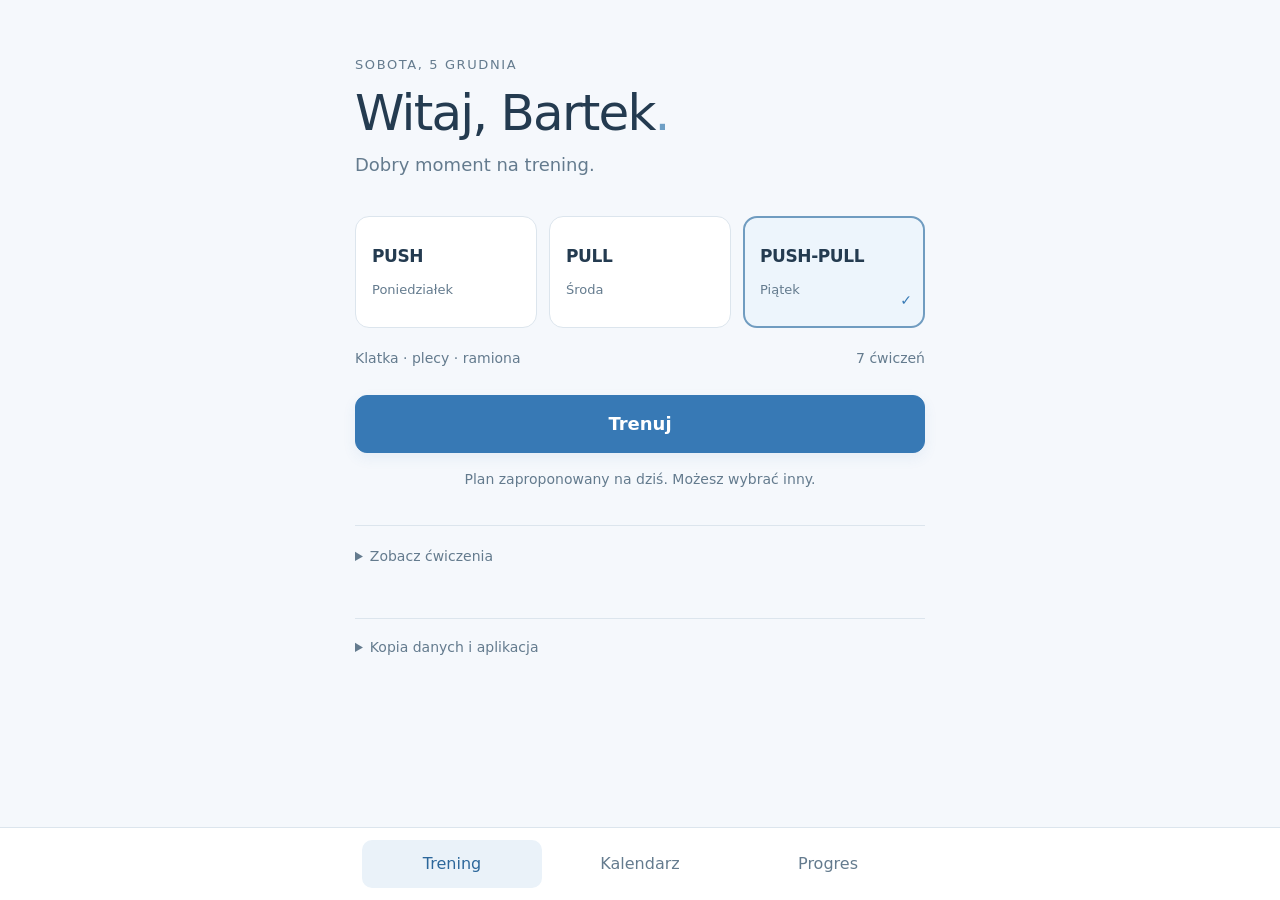
<file: index.html>
<!doctype html><html lang="pl"><head><meta charset="utf-8"><meta name="viewport" content="width=device-width,initial-scale=1,viewport-fit=cover"><meta name="theme-color" content="#f5f8fc"><meta name="description" content="Twój plan PUSH / PULL. Zapisuj serie, ciężary i obserwuj progres."><title>Trening Bartka</title><link rel="icon" href="./favicon.svg"><link rel="stylesheet" href="./style.css"><script src="./progress-engine.js" defer></script><script src="./app.js" defer></script><link rel="apple-touch-icon" href="./icon-192.png"><meta name="apple-mobile-web-app-capable" content="yes"><meta name="apple-mobile-web-app-status-bar-style" content="default"><link rel="manifest" href="./manifest.webmanifest"></head><body><div id="splash" aria-label="Wczytywanie aplikacji"><img src="./icon-192.png" alt="" width="76" height="76"><span>Twój trening</span><div class="loading-line"></div></div><main id="app"><p>Wczytywanie Twoich treningów…</p></main><nav aria-label="Nawigacja główna"><button data-view="home">Trening</button><button data-view="calendar">Kalendarz</button><button data-view="progress">Progres</button></nav><div id="toast" role="status" aria-live="polite"></div></body></html>
</file>
<file: style.css>
:root{color-scheme:dark;--bg:#131510;--panel:#1e211a;--line:#363b2f;--text:#f2f4ed;--muted:#a9b19e;--lime:#c8fa65;--danger:#ffad9a}*{box-sizing:border-box}body{margin:0;background:var(--bg);color:var(--text);font:16px/1.5 system-ui,-apple-system,sans-serif}button,input,select{font:inherit}button,a,input,select{-webkit-tap-highlight-color:transparent}button{cursor:pointer;border:1px solid var(--line);background:var(--panel);color:var(--text);border-radius:10px;padding:12px 16px;min-height:48px}button:hover{border-color:var(--lime)}button:disabled{opacity:.5;cursor:wait}button:focus-visible,a:focus-visible,input:focus-visible,select:focus-visible{outline:2px solid var(--lime);outline-offset:4px}header{max-width:1100px;margin:auto;padding:26px 28px;border-bottom:1px solid var(--line);display:flex;justify-content:space-between;align-items:center}.brand{color:var(--text);text-decoration:none;font-weight:800;letter-spacing:-1px;font-size:26px;display:flex;align-items:center;gap:10px}.mark{color:var(--bg);background:var(--lime);width:34px;text-align:center;border-radius:6px}.brand-sub,.private{font-size:12px;letter-spacing:1.5px;color:var(--muted);font-weight:500}.brand-sub{margin-left:16px}main{max-width:1044px;margin:36px auto;padding:0 0 120px}h1{font-size:clamp(32px,5vw,48px);line-height:1.12;letter-spacing:-1.8px;margin:8px 0 26px}h2{font-size:23px;letter-spacing:-.6px;margin:0 0 14px}h3{font-size:18px;margin:0}.eyebrow{color:var(--muted);font-size:13px;letter-spacing:1.6px;text-transform:uppercase}.muted{color:var(--muted)}.small{font-size:14px}.layout{display:grid;grid-template-columns:1.25fr 1fr;gap:32px}.panel{background:var(--panel);padding:24px;border:1px solid var(--line);border-radius:16px}.feature{border-top:3px solid var(--lime)}.feature h2{font-size:clamp(36px,6vw,60px);letter-spacing:-2px;margin:20px 0 4px}.row{display:flex;align-items:center;justify-content:space-between;gap:12px}.chip{font-size:12px;padding:5px 9px;border-radius:5px;background:var(--lime);color:var(--bg);font-weight:650}.primary{background:var(--lime);color:var(--bg);border-color:var(--lime);font-weight:700}.wide{width:100%;margin-top:18px}.segments{display:flex;gap:6px;margin-top:22px}.segments button{flex:1;font-size:14px;padding:10px 4px;white-space:nowrap}.segments button.selected{border-color:var(--lime);color:var(--lime);background:#2c3620}.exercise-preview{padding:16px 0;border-bottom:1px solid var(--line);display:flex;align-items:center;gap:16px}.exercise-preview .number{color:var(--muted);font:14px ui-monospace,monospace}.exercise-preview span:last-child{margin-left:auto;white-space:nowrap;color:var(--muted);font-size:14px}.stats{display:grid;grid-template-columns:repeat(3,1fr);margin:26px 0;gap:16px}.stat{border-left:1px solid var(--line);padding-left:18px}.stat strong{display:block;font-size:28px;font-weight:600}.stat span{font-size:13px;color:var(--muted)}.section-head{margin:28px 0 14px}.week{display:grid;grid-template-columns:repeat(7,1fr);gap:6px;margin:24px 0}.weekday{text-align:center;font-size:12px;color:var(--muted)}.week b{display:block;color:var(--text);font-size:16px;margin-top:9px;padding:10px 2px;border-radius:8px;border:1px solid var(--line)}.week .today b{border-color:var(--lime);color:var(--lime)}.week .trained b{background:var(--lime);color:var(--bg)}nav{position:fixed;bottom:0;left:0;right:0;display:flex;justify-content:center;gap:8px;padding:12px 16px max(12px,env(safe-area-inset-bottom));background:#191c16f5;border-top:1px solid var(--line);backdrop-filter:blur(15px);z-index:5}nav button{width:180px;border:0;background:transparent;color:var(--muted)}nav button.active{background:#303b22;color:var(--lime)}.empty{padding:25px 0;color:var(--muted)}.history-item{width:100%;text-align:left;display:flex;align-items:center;justify-content:space-between;margin:8px 0}.history-item strong{display:block}.training-top{position:sticky;top:0;z-index:3;background:var(--bg);padding:12px 0;border-bottom:1px solid var(--line);margin-bottom:20px}.training-top h1{font-size:30px;margin:0}.training{max-width:720px;margin:auto}.exercise{margin-bottom:16px}.exercise header{padding:0 0 12px;border:0;align-items:start}.exercise .previous{font-size:14px;color:var(--muted);margin:4px 0 16px}.set{display:grid;grid-template-columns:34px minmax(0,1fr) minmax(0,1fr) 48px;gap:10px;align-items:center;margin:10px 0}.set-label{font-size:12px;color:var(--muted)}input,select{background:var(--bg);color:var(--text);border:1px solid #565f4b;border-radius:8px;padding:12px;min-height:48px;min-width:0;width:100%}input[type=checkbox]{accent-color:var(--lime);width:26px;height:26px;min-height:0;justify-self:center}.set.done input:not([type=checkbox]){border-color:#687f43;color:var(--lime)}.setno{color:var(--muted);text-align:center}.text-button{border:0;background:none;color:var(--muted);font-size:14px;padding:6px}.finish{padding:20px 0}.calendar{display:grid;grid-template-columns:repeat(7,minmax(0,1fr));gap:7px;margin-top:20px}.calendar .day{padding:8px 0;min-height:55px;position:relative;background:transparent}.day.has{background:#303b22;color:var(--lime)}.day.has:after{content:'•';display:block;line-height:8px}.day.chosen{border-color:var(--lime)}.day.current{font-weight:800;text-decoration:underline;text-underline-offset:4px}.date-heading{text-transform:capitalize}.detail{margin-top:24px}.detail section{padding:14px 0;border-bottom:1px solid var(--line)}.detail p{margin:5px 0;color:var(--muted)}.progress-list{margin-top:20px}.barrow{display:grid;grid-template-columns:90px 1fr 70px;gap:12px;align-items:center;font-size:14px;margin:20px 0}.bar{height:12px;background:var(--lime);border-radius:2px;min-width:3px}.chart{margin:25px 0;border-bottom:1px solid var(--line);padding-bottom:8px}.alert{color:var(--danger)}#toast{position:fixed;bottom:95px;left:50%;transform:translateX(-50%);max-width:calc(100% - 32px);padding:12px 20px;border:1px solid var(--line);background:#303b22;color:var(--text);border-radius:10px;z-index:10;display:none}#toast.show{display:block}.save-status{font-size:13px;color:var(--muted)}.spacer{margin-top:24px}.month-control{display:flex;gap:8px}.date-input{max-width:170px}.notice{padding:12px 16px;border-left:2px solid var(--lime);color:var(--muted);font-size:14px;margin:16px 0}.record{font-variant-numeric:tabular-nums}.badge-outline{border:1px solid var(--line);color:var(--muted);padding:5px 9px;border-radius:5px;font-size:12px}@media(max-width:1100px){main{padding-left:24px;padding-right:24px}}@media(max-width:650px){header{padding:18px 20px}.brand-sub{display:none}.private{font-size:10px;letter-spacing:1px}main{margin-top:24px;padding-left:20px;padding-right:20px}.layout{grid-template-columns:1fr;gap:24px}.panel{padding:20px}h1{font-size:36px}.feature h2{font-size:44px}.stats{gap:8px}.stat{padding-left:12px}.stat strong{font-size:25px}.stat span{font-size:12px}.calendar{gap:4px}.calendar .day{min-height:46px}.set{gap:8px;grid-template-columns:24px minmax(0,1fr) minmax(0,1fr) 38px}.exercise{padding:16px}nav button{padding:10px 12px}.training-top h1{font-size:25px}.barrow{grid-template-columns:75px 1fr 64px;gap:8px}}@media(prefers-reduced-motion:no-preference){button{transition:background .15s,border-color .15s}}
/* Quiet blue, generous spacing, one action at a time. */
:root{color-scheme:light;--bg:#f5f8fc;--panel:#fff;--line:#dce5ed;--text:#243b50;--muted:#647b8e;--lime:#3779b5;--danger:#a33131}body{background:var(--bg)}header{max-width:1050px;border:0;padding:25px 28px}.brand{font-size:23px;font-weight:650;letter-spacing:.5px;color:#315b80}.mark{background:#e2edf7;color:#3779b5;border-radius:10px}.brand-sub{font-size:11px;letter-spacing:2px}.primary{color:white;background:#3779b5;border-color:#3779b5;font-weight:600;box-shadow:0 5px 14px #3779b515}.primary:hover{background:#2d679b}.primary:disabled{opacity:.65}.panel{box-shadow:none;border-color:var(--line)}nav{background:#ffffffee;border-color:var(--line);backdrop-filter:blur(16px)}nav button.active{background:#eaf2f9;color:#2c679b}.chip{background:#e4eef7;color:#326b9c}.segments button.selected{background:#eaf2f9;color:#2c679b}.day.has{background:#e4eef7;color:#2c679b}.calendar .day.chosen{border-color:#3779b5;background:#d9e9f6}.training-top{background:var(--bg)}input,select{background:white;border-color:#b8cad8;color:var(--text)}#toast{background:#fff;border-color:#b8cad8;box-shadow:0 8px 40px #2345671a}.bar{background:#76a5cd}.welcome{max-width:570px;margin:55px auto 0}.welcome h1{font-size:clamp(36px,6vw,50px);font-weight:500;letter-spacing:-1.8px;margin:10px 0}.welcome h1 span{color:#6e9fc5}.welcome-intro{color:var(--muted);margin:0 0 38px;font-size:18px}.plan-picker{display:grid;grid-template-columns:repeat(3,minmax(0,1fr));gap:12px}.plan-choice{text-align:left;position:relative;min-height:112px;padding:20px 16px;background:#fff;border:1px solid var(--line);border-radius:14px}.plan-choice.selected{background:#edf5fc;border:2px solid #709cc0;padding:19px 15px}.plan-title{font-size:17px;font-weight:600;display:block;letter-spacing:-.4px}.plan-day{font-size:13px;color:var(--muted);display:block;margin-top:10px}.selection-dot{position:absolute;right:11px;bottom:15px;color:#3679b5;font-size:14px}.plan-description{display:flex;justify-content:space-between;gap:12px;font-size:14px;color:var(--muted);margin:20px 0 8px}.plan-description span{white-space:nowrap}.start-button{min-height:58px;font-size:18px;border-radius:12px}.home-note{text-align:center;margin:16px 0 35px}.plan-details{margin-top:30px;border-top:1px solid var(--line);padding-top:20px}.plan-details summary{cursor:pointer;color:var(--muted);font-size:14px;min-height:44px}.plan-details .exercise-preview strong{font-weight:500}.wizard{max-width:550px;margin:0 auto}.wizard-top{margin-bottom:14px}.wizard-top .text-button{padding-left:0}.wizard-progress{display:flex;gap:6px}.wizard-progress span{height:3px;flex:1;background:#dce5ed;border-radius:4px}.wizard-progress .filled{background:#82aaca}.wizard h1.exercise-title{font-size:clamp(25px,5vw,34px);font-weight:550;line-height:1.2;letter-spacing:-.9px;margin:23px 0 20px}.exercise-demo{margin:0 0 22px;border:1px solid var(--line);border-radius:14px;background:#fff;overflow:hidden}.photo-pair{display:grid;grid-template-columns:1fr 1fr;gap:1px;background:#e8eef3}.photo-pair>div{position:relative;background:white}.photo-pair img{display:block;width:100%;height:190px;object-fit:contain}.photo-pair span{position:absolute;left:9px;bottom:7px;font-size:11px;color:#54718a;background:#fffffff0;padding:2px 6px;border-radius:4px}.exercise-demo figcaption{padding:8px 12px;font-size:11px;color:var(--muted);line-height:1.5}.exercise-demo a{color:inherit;text-underline-offset:2px}.series-heading{display:flex;align-items:center;justify-content:space-between;margin-bottom:13px}.series-label{font-size:16px;color:var(--muted)}.series-label strong{font-size:20px;font-weight:600;color:var(--text)}.result-fields{display:grid;grid-template-columns:1fr 1fr;gap:18px}.result-fields label{font-size:14px;color:var(--muted);font-weight:500}.result-fields label span{font-weight:400}.result-fields input{margin-top:8px;height:76px;font-size:32px;line-height:1.2;font-weight:500;text-align:center;border:1px solid #b9ccdc;border-radius:12px;font-variant-numeric:tabular-nums;background:#fff}.result-fields input::placeholder{color:#acbcc9}.previous-result{font-size:13px;color:var(--muted);margin:15px 0 2px;line-height:1.6}.next-button{min-height:56px;border-radius:12px}.last-series{background:transparent;color:#487491;border:1px solid var(--line);margin-top:10px;font-size:14px}.wizard-bottom{margin-top:12px}.save-status{text-align:center;font-size:12px;min-height:20px;margin-top:8px}.summary-screen{padding-top:50px}.summary-screen h1{font-weight:500}.summary-numbers{display:grid;grid-template-columns:1fr 1fr;margin:40px 0}.summary-numbers strong{display:block;font-size:36px;font-weight:500;letter-spacing:-1px}.summary-numbers small{font-size:18px}.summary-numbers span{font-size:14px;color:var(--muted)}.text-button:disabled{cursor:default}main:has(.wizard){margin-top:10px}@media(max-width:650px){.welcome{margin:35px auto 0}.welcome h1{font-size:38px}.welcome-intro{font-size:16px;margin-bottom:30px}.plan-picker{gap:8px}.plan-choice{padding:18px 10px;min-height:104px;border-radius:12px}.plan-choice.selected{padding:17px 9px}.plan-title{font-size:15px}.plan-day{font-size:12px}.selection-dot{right:7px;bottom:10px;font-size:12px}.plan-description{font-size:12px}.wizard h1.exercise-title{font-size:27px;margin:20px 0 16px}.photo-pair img{height:155px}.exercise-demo{margin-bottom:18px}.result-fields{gap:14px}.result-fields input{height:68px;font-size:30px}.wizard-top .small{font-size:13px}header{padding:18px 20px}.wizard-bottom .text-button{font-size:13px;padding:6px}.summary-screen{padding-top:30px}}@media(max-width:350px){.plan-title{font-size:13px}.plan-day{font-size:11px}.selection-dot{display:none}.photo-pair img{height:130px}.exercise-demo figcaption{font-size:10px}.result-fields{gap:10px}}
main{margin-top:35px}.score-card{margin:24px 0;padding:20px;background:#edf4fa;border:1px solid #d7e5f0;border-radius:14px}.score-card .eyebrow{font-size:10px;letter-spacing:1px}.score-card h3{margin-top:6px;font-weight:550}.score-number{font-size:38px;letter-spacing:-2px;color:#3779b5;font-weight:500}.score-number small{font-size:18px;letter-spacing:0}.score-track{height:5px;background:#d7e5f0;margin:18px 0 12px;border-radius:5px;overflow:hidden}.score-track span{height:100%;display:block;background:#6499c3}.score-card p{margin:10px 0}.score-card summary{font-size:12px;cursor:pointer;color:#647b8e;padding:8px 0}.score-card details p{font-size:12px}.backup{border-top:1px solid var(--line);padding-top:18px;margin-top:28px}.backup button{font-size:13px;margin:6px 6px 6px 0}.backup summary{font-size:14px;color:var(--muted);cursor:pointer;min-height:44px}#splash{position:fixed;inset:0;z-index:100;background:#f5f8fc;display:flex;align-items:center;justify-content:center;flex-direction:column;gap:20px;color:#456c8c;font-size:18px;font-weight:500}#splash img{border-radius:20px}.loading-line{height:3px;width:100px;background:#cbddea;overflow:hidden;border-radius:4px}.loading-line:after{content:'';display:block;width:40%;height:100%;background:#6092ba;animation:loading 1s ease-in-out infinite alternate}@keyframes loading{to{transform:translateX(150%)}}@media(prefers-reduced-motion:reduce){.loading-line:after{animation:none}}
/* Progres v2 — oszczędny i czytelny układ mobilny */
.recommendation{padding:13px 15px;margin:15px 0;background:#eef4f9;border:1px solid #d5e4f0;border-radius:12px}.recommendation.ready{background:#eef7ef;border-color:#cde4d2}.recommendation .row{gap:12px;align-items:flex-start}.recommendation .row strong{font-size:15px;line-height:1.4}.recommendation p{margin:7px 0 0;line-height:1.55}.tiny{font-size:11px}.weight-shortcuts{display:flex;gap:8px;flex-wrap:wrap;margin:10px 0 12px}.weight-shortcuts button{font-size:13px;flex:1;min-height:44px;border:1px solid #d0dfeb;background:#f2f7fb;border-radius:9px;color:#355b78;padding:9px 11px;white-space:normal}.weight-shortcuts .suggestion-choice{background:#edf7ef;border-color:#b8d9bf;color:#315b3a}.effort-details{border:1px solid #dfe8f0;border-radius:10px;padding:10px 12px;margin-bottom:14px}.effort-details summary,.progress-settings summary{cursor:pointer;color:#4b6f8b;font-size:13px;line-height:1.5}.effort-fields{display:grid;grid-template-columns:1fr 1fr;gap:12px;margin-top:12px}.effort-fields label,.progress-settings label{display:block;color:#586f82;font-size:12px}.effort-fields select,.progress-settings select,.progress-settings input{margin-top:6px;min-height:43px;padding:7px 10px;width:100%;background:white;border:1px solid #c5d6e5;border-radius:9px;color:#234052}.progress-layout{display:grid;grid-template-columns:minmax(200px,.82fr) minmax(0,1.6fr);gap:26px;align-items:start}.overview-list{background:white;border:1px solid #dee8f0;border-radius:14px;padding:12px}.overview-list h2{padding:5px 8px 10px;margin:0;font-size:17px}.overview-exercise{width:100%;border:0;border-radius:8px;background:transparent;display:flex;align-items:center;gap:10px;text-align:left;padding:11px 8px;min-height:54px;color:var(--text);font-size:12px;cursor:pointer}.overview-exercise.selected{background:#edf5fd}.overview-exercise:not(:last-child){border-bottom:1px solid #f0f3f7}.overview-icon{font-size:21px;font-weight:700;min-width:20px;text-align:center}.overview-icon.up,.trend-up{color:#247a43}.overview-icon.down,.trend-down{color:#b57526}.overview-icon.even,.trend-even{color:#537992}.overview-icon.none,.overview-icon.base{color:#94a9b8}.overview-name{flex:1;line-height:1.35}.overview-name small{display:block;color:#7c91a3;margin-top:3px}.overview-exercise strong{white-space:nowrap;font-size:12px}.progress-focus>select{margin:6px 0 10px}.progress-settings{margin:26px 0;padding:16px;border:1px solid #dbe5ef;border-radius:13px;background:#fff}.progress-settings form{display:grid;gap:12px;margin-top:15px}.setting-range{display:grid;grid-template-columns:1fr 1fr;gap:12px}.score-breakdown{margin-top:12px;padding-top:10px;border-top:1px solid #d7e5f0}.score-ex{display:flex;align-items:center;justify-content:space-between;gap:10px;padding:7px 0;font-size:13px}.score-ex strong{white-space:nowrap}.score-number small{font-size:15px}.score-card .row{align-items:start}.score-card .score-ex{line-height:1.4}@media(max-width:750px){.progress-layout{grid-template-columns:1fr;gap:20px}.overview-list{display:grid;grid-template-columns:1fr 1fr;gap:0 7px}.overview-list h2{grid-column:1/-1}.overview-exercise{padding:9px 7px;font-size:11px}.overview-exercise strong{font-size:11px}.overview-icon{font-size:17px;min-width:16px}}@media(max-width:460px){.overview-list{grid-template-columns:1fr}.overview-exercise{font-size:13px}.overview-exercise strong{font-size:13px}.effort-fields{grid-template-columns:1fr}.recommendation .row{flex-wrap:wrap}.recommendation .small{font-size:11px}}
</file>
